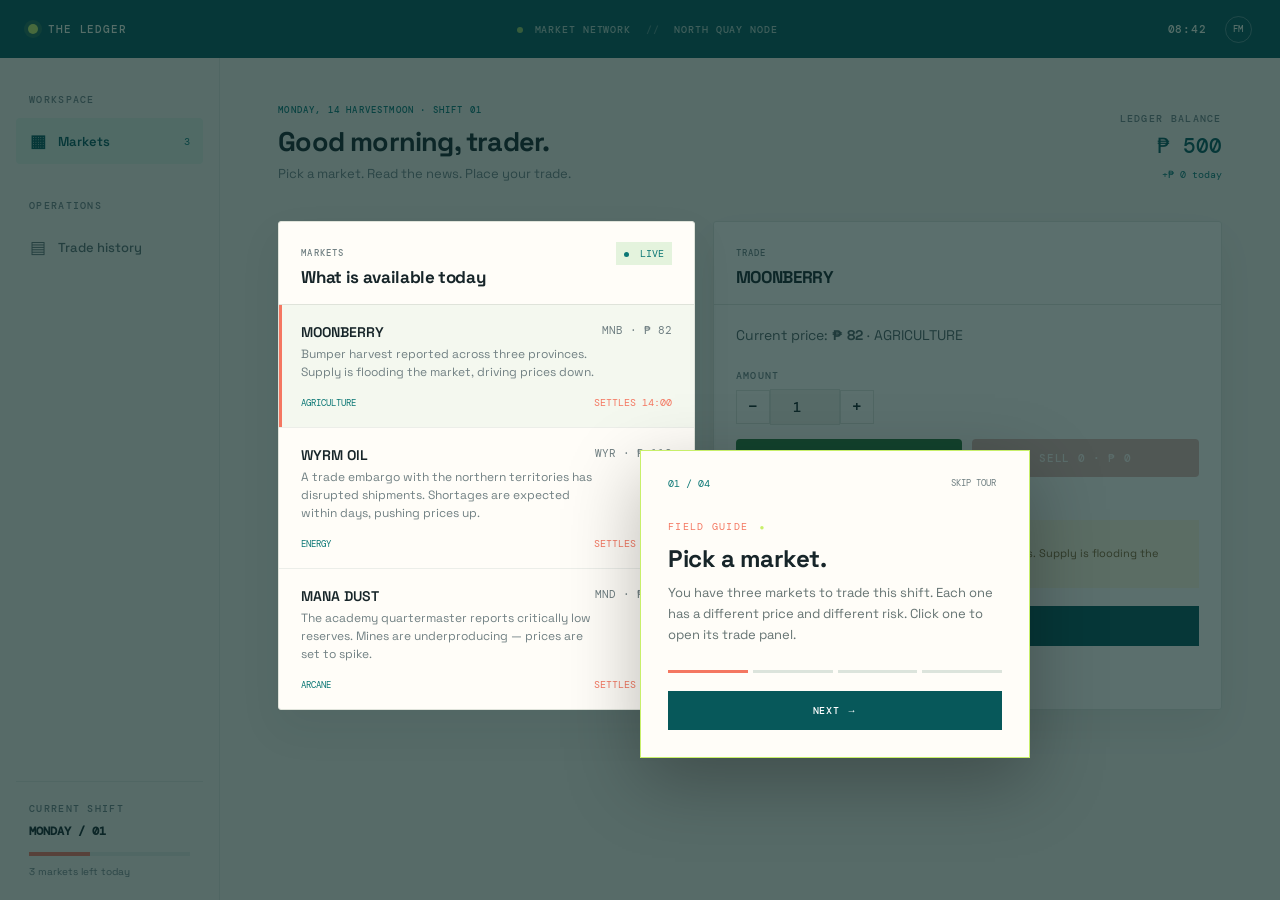
<file: index.html>
<!doctype html>
<html lang="en">
<head>
  <meta charset="UTF-8">
  <meta name="viewport" content="width=device-width, initial-scale=1.0">
  <title>The Ledger</title>
  <link rel="preconnect" href="https://fonts.googleapis.com">
  <link rel="preconnect" href="https://fonts.gstatic.com" crossorigin>
  <link href="https://fonts.googleapis.com/css2?family=DM+Mono:wght@400;500&family=Space+Grotesk:wght@400;500;600;700&display=swap" rel="stylesheet">
  <link rel="stylesheet" href="styles.css">
</head>
<body>
  <div class="desktop-noise"></div>
  <main class="app-shell">
    <header class="topbar">
      <div class="brand-mark"><span class="brand-dot"></span><span>THE LEDGER</span></div>
      <div class="topbar-center"><span class="status-light"></span> MARKET NETWORK <span class="muted">//</span> NORTH QUAY NODE</div>
      <div class="topbar-right"><span id="clock">08:42</span><span class="avatar">FM</span></div>
    </header>

    <div class="app-layout">
      <aside class="sidebar">
        <div class="sidebar-label">WORKSPACE</div>
        <button class="nav-item active" data-view="desk"><span class="nav-icon">▦</span> Markets <span class="nav-count">3</span></button>
        <button class="nav-item hidden-section" id="nav-news" data-view="inbox"><span class="nav-icon">✉</span> News feed <span class="nav-count" id="unread-count">3</span></button>
        <div class="sidebar-label sidebar-label-spaced">OPERATIONS</div>
        <button class="nav-item hidden-section" id="nav-upgrades" data-view="upgrades"><span class="nav-icon">⊞</span> Upgrades <span class="upgrade-badge" id="upgrade-count">3</span></button>
        <button class="nav-item" data-view="archive"><span class="nav-icon">▤</span> Trade history</button>
        <div class="sidebar-footer"><div class="tiny-label">CURRENT SHIFT</div><strong>MONDAY / 01</strong><div class="shift-bar"><span></span></div><small>3 markets left today</small></div>
      </aside>

      <section class="workspace">
        <div class="workspace-heading">
          <div><div class="eyebrow">MONDAY, 14 HARVESTMOON  ·  SHIFT 01</div><h1>Good morning, trader.</h1><p>Pick a market. Read the news. Place your trade.</p></div>
          <div class="cash-block"><span class="tiny-label">LEDGER BALANCE</span><strong id="balance">₱ 500</strong><span class="cash-delta" id="balance-delta">+₱ 0 today</span></div>
        </div>

        <div class="dashboard-grid" id="desk-view">
          <section class="panel market-panel" id="tutorial-markets">
            <div class="panel-header"><div><span class="panel-kicker">MARKETS</span><h2>What is available today</h2></div><span class="live-pill"><i></i> LIVE</span></div>
            <div class="market-list" id="market-list"></div>
          </section>

          <section class="panel trade-panel" id="tutorial-ticket">
            <div class="panel-header"><div><span class="panel-kicker">TRADE</span><h2 id="selected-title">Select a market</h2></div></div>
            <div id="trade-content" class="trade-content"></div>
          </section>

          <section class="panel feed-panel hidden-section" id="tutorial-notes">
            <div class="panel-header"><div><span class="panel-kicker">NEWS</span><h2>What people are saying</h2></div><button class="text-button" data-view-target="inbox">SEE ALL →</button></div>
            <div id="feed-list" class="feed-list"></div>
          </section>
        </div>

        <div class="secondary-view hidden" id="inbox-view"><div class="view-title"><div><span class="eyebrow">NEWS</span><h2>All news</h2></div><span class="view-meta">3 stories</span></div><div class="inbox-grid" id="inbox-list"></div></div>
        <div class="secondary-view hidden" id="upgrades-view"><div class="view-title"><div><span class="eyebrow" id="upgrades-funds-label">UPGRADES / AVAILABLE CASH ₱ 500</span><h2>Buy upgrades</h2></div><span class="view-meta" id="kit-label">YOUR KIT // BASIC</span></div><div class="upgrade-grid" id="upgrade-list"></div></div>
        <div class="secondary-view hidden" id="archive-view"><div class="view-title"><div><span class="eyebrow">PAST TRADES</span><h2>Trade history</h2></div></div><div class="archive-list" id="archive-list"></div></div>
      </section>
    </div>

    <div class="tutorial-backdrop hidden" id="tutorial-backdrop"></div>
    <aside class="tutorial-card hidden" id="tutorial-card" aria-labelledby="tutorial-title" role="dialog">
      <div class="tutorial-topline"><span id="tutorial-step">01 / 04</span><button class="tutorial-skip" id="tutorial-skip">SKIP TOUR</button></div>
      <div class="tutorial-mark">FIELD GUIDE <span>●</span></div>
      <h2 id="tutorial-title">Start with the markets.</h2>
      <p id="tutorial-copy"></p>
      <div class="tutorial-progress" id="tutorial-progress"></div>
      <button class="tutorial-next" id="tutorial-next">NEXT LESSON →</button>
    </aside>

    <div class="game-over-backdrop hidden" id="game-over-backdrop"></div>
    <aside class="game-over-card hidden" id="game-over-card">
      <div class="tutorial-mark">SHIFT ENDED</div>
      <h2>Out of funds.</h2>
      <p id="game-over-copy">You ran out of cash. The exchange won't let you trade anymore.</p>
      <div class="game-over-stats" id="game-over-stats"></div>
      <button class="tutorial-next" id="restart-btn">NEW SHIFT →</button>
    </aside>

    <div class="toast" id="toast"></div>
  </main>
  <script src="script.js"></script>
</body>
</html>
</file>
<file: styles.css>
.tutorial-backdrop{position:fixed;inset:0;background:rgba(7,39,39,.66);z-index:5}.tutorial-card{position:fixed;z-index:7;left:50%;top:50%;width:min(390px,calc(100vw - 36px));padding:25px 27px 27px;background:var(--panel);border:1px solid var(--lime);box-shadow:0 24px 70px rgba(0,0,0,.28);transform:translate(-50%,-50%);animation:rise .35s ease both}.tutorial-topline{display:flex;justify-content:space-between;align-items:center;color:var(--teal);font:10px 'DM Mono'}.tutorial-skip{border:0;background:none;color:var(--muted);font:9px 'DM Mono';cursor:pointer}.tutorial-mark{color:var(--coral);font:10px 'DM Mono';letter-spacing:.13em;margin-top:30px}.tutorial-mark span{color:var(--lime);font-size:8px;margin-left:4px}.tutorial-card h2{font-size:24px;margin:10px 0 9px}.tutorial-card p{color:#657372;line-height:1.6;font-size:13px}.tutorial-progress{display:flex;gap:5px;margin:25px 0 18px}.tutorial-progress span{height:3px;flex:1;background:#dce4dc}.tutorial-progress span.current{background:var(--coral)}.tutorial-next{width:100%;border:0;background:var(--teal-dark);color:white;padding:13px;font:500 10px 'DM Mono';letter-spacing:.08em;cursor:pointer}.tutorial-next:hover{background:var(--teal)}.tutorial-focus{position:relative;z-index:6!important;box-shadow:0 0 0 3px var(--lime),0 18px 40px rgba(0,0,0,.2)}.toast{z-index:8}.hidden-section{display:none!important}.game-over-backdrop{position:fixed;inset:0;background:rgba(7,39,39,.75);z-index:9}.game-over-card{position:fixed;z-index:10;left:50%;top:50%;width:min(420px,calc(100vw - 36px));padding:25px 27px 27px;background:var(--panel);border:1px solid var(--coral);box-shadow:0 24px 70px rgba(0,0,0,.35);transform:translate(-50%,-50%);animation:rise .35s ease both}.game-over-card h2{font-size:24px;margin:10px 0 9px;color:var(--coral)}.game-over-card p{color:#657372;line-height:1.6;font-size:13px}.game-over-stats{display:flex;gap:16px;margin:20px 0}.stat{flex:1;text-align:center;padding:12px 8px;background:var(--paper);border:1px solid var(--line);border-radius:4px}.stat-val{display:block;font:600 18px 'Space Grotesk';color:var(--teal-dark)}.stat-lab{display:block;font:500 9px 'DM Mono';color:var(--muted);margin-top:4px;letter-spacing:.08em}.range-bar-wrap{margin:14px 0 8px}.range-bar{position:relative;height:28px;background:linear-gradient(90deg,#e8ede6,#d0d9cc);border-radius:4px;overflow:visible}.range-fill{position:absolute;top:0;height:100%;background:rgba(12,119,117,.12);border-radius:4px}.range-marker{position:absolute;top:-2px;width:3px;height:32px;border-radius:2px;z-index:2}.player-marker{background:var(--coral)}.answer-marker{background:var(--teal);opacity:.5}.marker-label{position:absolute;top:-16px;left:50%;transform:translateX(-50%);font:500 8px 'DM Mono';white-space:nowrap;color:var(--muted);letter-spacing:.06em}.range-labels-bar{display:flex;justify-content:space-between;margin-top:4px;font:500 8px 'DM Mono';color:var(--muted);letter-spacing:.06em}.calamity-warning{display:flex;align-items:center;gap:8px;padding:8px 12px;margin:10px 0;background:rgba(244,119,97,.08);border:1px solid rgba(244,119,97,.25);border-radius:4px;font-size:12px;color:var(--coral)}.calamity-warning span:first-child{font-size:14px}.settled-state{text-align:center;padding:24px 16px;color:var(--muted)}.settled-state p{margin:8px 0 0;font-size:13px}.settled-tag{display:inline-block;padding:2px 6px;background:rgba(12,119,117,.08);border:1px solid rgba(12,119,117,.2);border-radius:3px;font:500 9px 'DM Mono';color:var(--teal);letter-spacing:.08em;vertical-align:middle}.market-row.settled{opacity:.55}.inbox-extra{margin-top:12px;padding-top:12px;border-top:1px dashed var(--line)}
:root{--ink:#172529;--muted:#718083;--paper:#f4f1e9;--panel:#fffdf8;--line:#dfe3da;--teal:#0c7775;--teal-dark:#07585a;--lime:#c8ef6a;--coral:#f47761;--gold:#e5ae4e;--shadow:0 18px 40px rgba(24,48,48,.08)}*{box-sizing:border-box}body{margin:0;background:#d9dfd6;color:var(--ink);font-family:'Space Grotesk',sans-serif;font-size:14px}.desktop-noise{position:fixed;inset:0;pointer-events:none;opacity:.3;background-image:radial-gradient(#fff 1px,transparent 1px);background-size:5px 5px;mix-blend-mode:soft-light}.app-shell{position:relative;max-width:1500px;min-height:100vh;margin:auto;background:var(--paper);box-shadow:0 0 80px rgba(25,50,45,.12)}.topbar{height:58px;background:var(--teal-dark);color:#eff8e9;display:flex;align-items:center;justify-content:space-between;padding:0 28px;font:500 11px 'DM Mono',monospace;letter-spacing:.08em}.brand-mark{display:flex;align-items:center;gap:10px;font-weight:500}.brand-dot{display:block;width:10px;height:10px;background:var(--lime);border-radius:50%;box-shadow:0 0 0 4px rgba(200,239,106,.14)}.topbar-center{opacity:.72;font-size:10px}.muted{margin:0 8px;opacity:.45}.topbar-right{display:flex;align-items:center;gap:18px}.avatar{display:grid;place-items:center;width:27px;height:27px;border:1px solid rgba(255,255,255,.3);border-radius:50%;font-size:9px}.status-light{display:inline-block;width:6px;height:6px;background:var(--lime);border-radius:50%;margin-right:5px}.app-layout{display:grid;grid-template-columns:220px 1fr;min-height:calc(100vh - 58px)}.sidebar{padding:35px 16px 22px;border-right:1px solid var(--line);display:flex;flex-direction:column}.sidebar-label,.tiny-label,.panel-kicker,.eyebrow{font:500 10px 'DM Mono',monospace;letter-spacing:.13em;color:var(--muted)}.sidebar-label{padding:0 13px 12px}.sidebar-label-spaced{margin-top:35px}.nav-item{display:flex;align-items:center;gap:11px;border:0;background:none;color:#5b6d6e;padding:12px 13px;text-align:left;font:500 13px 'Space Grotesk';cursor:pointer;border-radius:4px}.nav-item:hover{color:var(--teal)}.nav-item.active{background:#e0eee0;color:var(--teal-dark);font-weight:600}.nav-icon{font-size:17px;width:18px;text-align:center}.nav-count,.upgrade-badge{margin-left:auto;font:10px 'DM Mono';color:var(--teal)}.upgrade-badge{background:var(--lime);color:var(--teal-dark);padding:3px 5px;border-radius:2px}.sidebar-footer{margin-top:auto;border-top:1px solid var(--line);padding:20px 13px 0;font:11px 'DM Mono';color:var(--muted)}.sidebar-footer strong{display:block;margin-top:8px;color:var(--ink);font-size:12px}.shift-bar{height:4px;background:#e1e5de;margin:13px 0 8px}.shift-bar span{display:block;width:38%;height:100%;background:var(--coral)}.sidebar-footer small{font:10px 'Space Grotesk'}.workspace{padding:46px 5.5%;overflow:hidden}.workspace-heading{display:flex;align-items:end;justify-content:space-between;margin-bottom:39px}.eyebrow{color:var(--teal);font-size:9px}h1,h2,p{margin:0}h1{font-size:27px;letter-spacing:-.03em;margin:8px 0 6px}h2{font-size:17px;letter-spacing:-.02em;margin-top:6px}.workspace-heading p{color:var(--muted);font-size:13px}.cash-block{text-align:right}.cash-block strong{display:block;font:500 21px 'DM Mono';color:var(--teal-dark);margin:6px 0 4px}.cash-delta{color:var(--teal);font:10px 'DM Mono'}.dashboard-grid{display:grid;grid-template-columns:minmax(300px,.9fr) minmax(360px,1.1fr);gap:18px}.panel{background:var(--panel);border:1px solid var(--line);box-shadow:var(--shadow);border-radius:3px;min-width:0}.panel-header{padding:20px 22px 16px;display:flex;justify-content:space-between;align-items:start;border-bottom:1px solid var(--line)}.panel-kicker{font-size:9px}.pro-tag{color:var(--coral);margin-left:5px}.live-pill{font:10px 'DM Mono';color:var(--teal);background:#e4f3dd;padding:5px 8px}.live-pill i{display:inline-block;width:5px;height:5px;border-radius:50%;background:var(--teal);margin-right:5px}.ticket-id{color:#a1adab;font:10px 'DM Mono'}.market-row{position:relative;padding:18px 22px;border-bottom:1px solid #eceee9;cursor:pointer;transition:background .2s}.market-row:last-child{border-bottom:0}.market-row:hover,.market-row.selected{background:#f4f8ef}.market-row.selected:before{content:'';position:absolute;left:0;top:0;bottom:0;width:3px;background:var(--coral)}.market-name{display:flex;justify-content:space-between;font-weight:600}.market-name span{font:11px 'DM Mono';color:var(--muted)}.market-news{font-size:12px;color:#6a7778;margin:7px 0 15px;max-width:300px}.market-footer{display:flex;justify-content:space-between;align-items:center}.market-tag{font:9px 'DM Mono';color:var(--teal);text-transform:uppercase}.market-time{font:10px 'DM Mono';color:var(--coral)}.trade-content{padding:20px 22px 23px;min-height:287px}.trade-prompt{color:#526263;line-height:1.55;margin-bottom:18px}.range-row{display:flex;align-items:center;justify-content:space-between;margin-bottom:12px}.range-value{font:500 29px 'DM Mono';color:var(--teal-dark)}input[type=range]{width:100%;accent-color:var(--coral);cursor:pointer}.range-labels{display:flex;justify-content:space-between;color:#9aa6a3;font:9px 'DM Mono';margin-top:7px}.intel-note{display:flex;gap:10px;background:#fff6dd;border-left:2px solid var(--gold);padding:11px;margin-top:19px;color:#80612c;font-size:11px;line-height:1.4}.intel-note b{font:10px 'DM Mono';text-transform:uppercase}.submit-btn{width:100%;border:0;background:var(--teal-dark);color:white;padding:13px;margin-top:18px;font:500 11px 'DM Mono';letter-spacing:.08em;cursor:pointer}.submit-btn:hover{background:var(--teal)}.submit-btn:disabled{background:#bdc8c1;cursor:default}.chart-wrap{height:250px;padding:18px 21px 0}.chart-wrap canvas{width:100%;height:100%}.empty-state{text-align:center;color:#a0aaa6;font-size:12px;padding-top:75px;line-height:1.8}.empty-state strong{color:var(--teal);font-weight:500}.signal-legend{display:flex;gap:18px;padding:0 22px 17px;color:#84918d;font:9px 'DM Mono'}.legend-dot{width:7px;height:7px;display:inline-block;border-radius:50%;margin-right:5px}.legend-dot.market{background:var(--coral)}.legend-dot.model{background:var(--teal)}.feed-list{padding:3px 22px}.feed-item{display:flex;gap:12px;padding:16px 0;border-bottom:1px solid #eceee9}.feed-item:last-child{border:0}.feed-time{font:10px 'DM Mono';color:#9ca8a4;min-width:39px}.feed-copy{font-size:11px;line-height:1.45;color:#657372}.feed-copy strong{color:var(--ink);font-weight:600}.source-dot{margin-left:auto;width:6px;height:6px;flex:none;background:var(--gold);border-radius:50%;margin-top:5px}.source-dot.verified{background:var(--teal)}.text-button,.icon-button{border:0;background:none;color:var(--teal);font:10px 'DM Mono';cursor:pointer}.icon-button{font-size:20px;color:var(--muted)}.hidden{display:none!important}.secondary-view{animation:rise .3s ease both}.view-title{display:flex;justify-content:space-between;align-items:end;border-bottom:1px solid var(--line);padding-bottom:25px;margin-bottom:20px}.view-title h2{font-size:27px}.view-meta{font:10px 'DM Mono';color:var(--muted)}.inbox-grid,.upgrade-grid{display:grid;grid-template-columns:repeat(2,1fr);gap:15px}.inbox-card,.upgrade-card,.archive-row{background:var(--panel);border:1px solid var(--line);padding:22px;box-shadow:var(--shadow)}.inbox-card{min-height:160px}.inbox-card .feed-time{display:block;margin-bottom:18px}.inbox-card h3{margin:0 0 10px;font-size:15px}.inbox-card p,.upgrade-card p{color:var(--muted);font-size:12px;line-height:1.5}.inbox-source{display:block;margin-top:20px;color:var(--coral);font:9px 'DM Mono'}.upgrade-card{display:flex;flex-direction:column;min-height:220px}.upgrade-card h3{font-size:16px;margin:0 0 8px}.upgrade-icon{font-size:28px;color:var(--teal);margin-bottom:24px}.buy-btn{border:1px solid var(--teal);background:transparent;color:var(--teal-dark);padding:10px;margin-top:auto;font:10px 'DM Mono';cursor:pointer}.buy-btn:hover{background:#e4f3dd}.buy-btn:disabled{border-color:#c4cdca;color:#a0aaa6;cursor:default}.archive-list{display:grid;gap:10px}.archive-row{display:grid;grid-template-columns:1fr 1.5fr 100px 100px;align-items:center;font-size:12px}.archive-row span{color:var(--muted)}.win{color:var(--teal)!important;font:11px 'DM Mono'}.loss{color:var(--coral)!important;font:11px 'DM Mono'}.lab-copy{display:grid;grid-template-columns:1fr 1fr;gap:70px;max-width:760px;padding-top:40px}.lab-big{font-size:52px;line-height:.98;letter-spacing:-.05em}.lab-big em{color:var(--coral);font-style:normal}.lab-copy p{color:var(--muted);line-height:1.7;max-width:330px}.toast{position:fixed;right:28px;bottom:28px;background:var(--teal-dark);color:white;padding:14px 18px;font:11px 'DM Mono';transform:translateY(100px);opacity:0;transition:.3s;z-index:4}.toast.show{transform:translateY(0);opacity:1}@keyframes rise{from{opacity:0;transform:translateY(8px)}to{opacity:1;transform:none}}@media(max-width:900px){.app-layout{grid-template-columns:1fr}.sidebar{display:none}.workspace{padding:32px 20px}.topbar{padding:0 18px}.topbar-center{display:none}.dashboard-grid{grid-template-columns:1fr}.workspace-heading{align-items:start;gap:20px}.cash-block{min-width:110px}.inbox-grid,.upgrade-grid{grid-template-columns:1fr}.lab-copy{grid-template-columns:1fr;gap:30px}.lab-big{font-size:40px}}@media(max-width:500px){h1{font-size:22px}.workspace-heading{display:block}.cash-block{text-align:left;margin-top:20px}.archive-row{grid-template-columns:1fr 1fr;gap:9px}.panel-header{padding:17px}.trade-content{padding:17px}}.position-tag{display:inline-block;font:500 9px 'DM Mono';letter-spacing:.08em;padding:3px 8px;border-radius:3px;vertical-align:middle;margin-left:8px}.position-tag.long{background:#e0f5d0;color:#2d5a1e;border:1px solid #b5d99c}.position-tag.short{background:#fde0dc;color:#8b2a1a;border:1px solid #f0b4ac}.trade-controls{margin:16px 0 12px}.trade-input-group{display:flex;align-items:center;gap:0;margin-top:6px}.trade-input{width:70px;text-align:center;border:1px solid var(--line);background:var(--paper);padding:8px 4px;font:500 14px 'DM Mono';color:var(--ink);border-radius:0}.trade-input:focus{outline:none;border-color:var(--teal)}.trade-adjust{width:34px;height:34px;border:1px solid var(--line);background:var(--panel);font:500 16px 'DM Mono';cursor:pointer;color:var(--ink);display:grid;place-items:center}.trade-adjust:hover{background:var(--line)}.trade-buttons{display:flex;gap:10px;margin:14px 0 10px}.trade-btn{flex:1;border:0;padding:12px 10px;font:500 11px 'DM Mono';letter-spacing:.06em;cursor:pointer;border-radius:4px;transition:opacity .15s}.trade-btn:disabled{opacity:.35;cursor:not-allowed}.trade-btn.buy-action{background:#2d7a3a;color:#e8fce8}.trade-btn.buy-action:hover:not(:disabled){background:#1e5c2b}.trade-btn.sell-action{background:#a63424;color:#fde8e5}.trade-btn.sell-action:hover:not(:disabled){background:#8a2a1c}.position-summary{background:var(--paper);border:1px solid var(--line);border-radius:4px;padding:12px 14px;margin:10px 0}.position-header{display:flex;align-items:center;gap:10px;margin-bottom:6px}.position-shares{font:500 12px 'DM Mono';color:var(--muted)}.position-detail{font:12px 'Space Grotesk';color:var(--ink)}.cash-line{font:500 11px 'DM Mono';color:var(--muted);margin:8px 0;letter-spacing:.04em}.market-news{font-size:12px;color:var(--muted);line-height:1.5;margin-top:4px}.win{color:#2d7a3a}.loss{color:#a63424}
.settled-banner{background:var(--paper);border:1px solid var(--gold);border-radius:4px;padding:10px 14px;margin:10px 0;display:flex;flex-direction:column;gap:4px}.settled-banner .settled-tag{font:500 10px "DM Mono";letter-spacing:.1em;color:var(--gold)}
</file>
